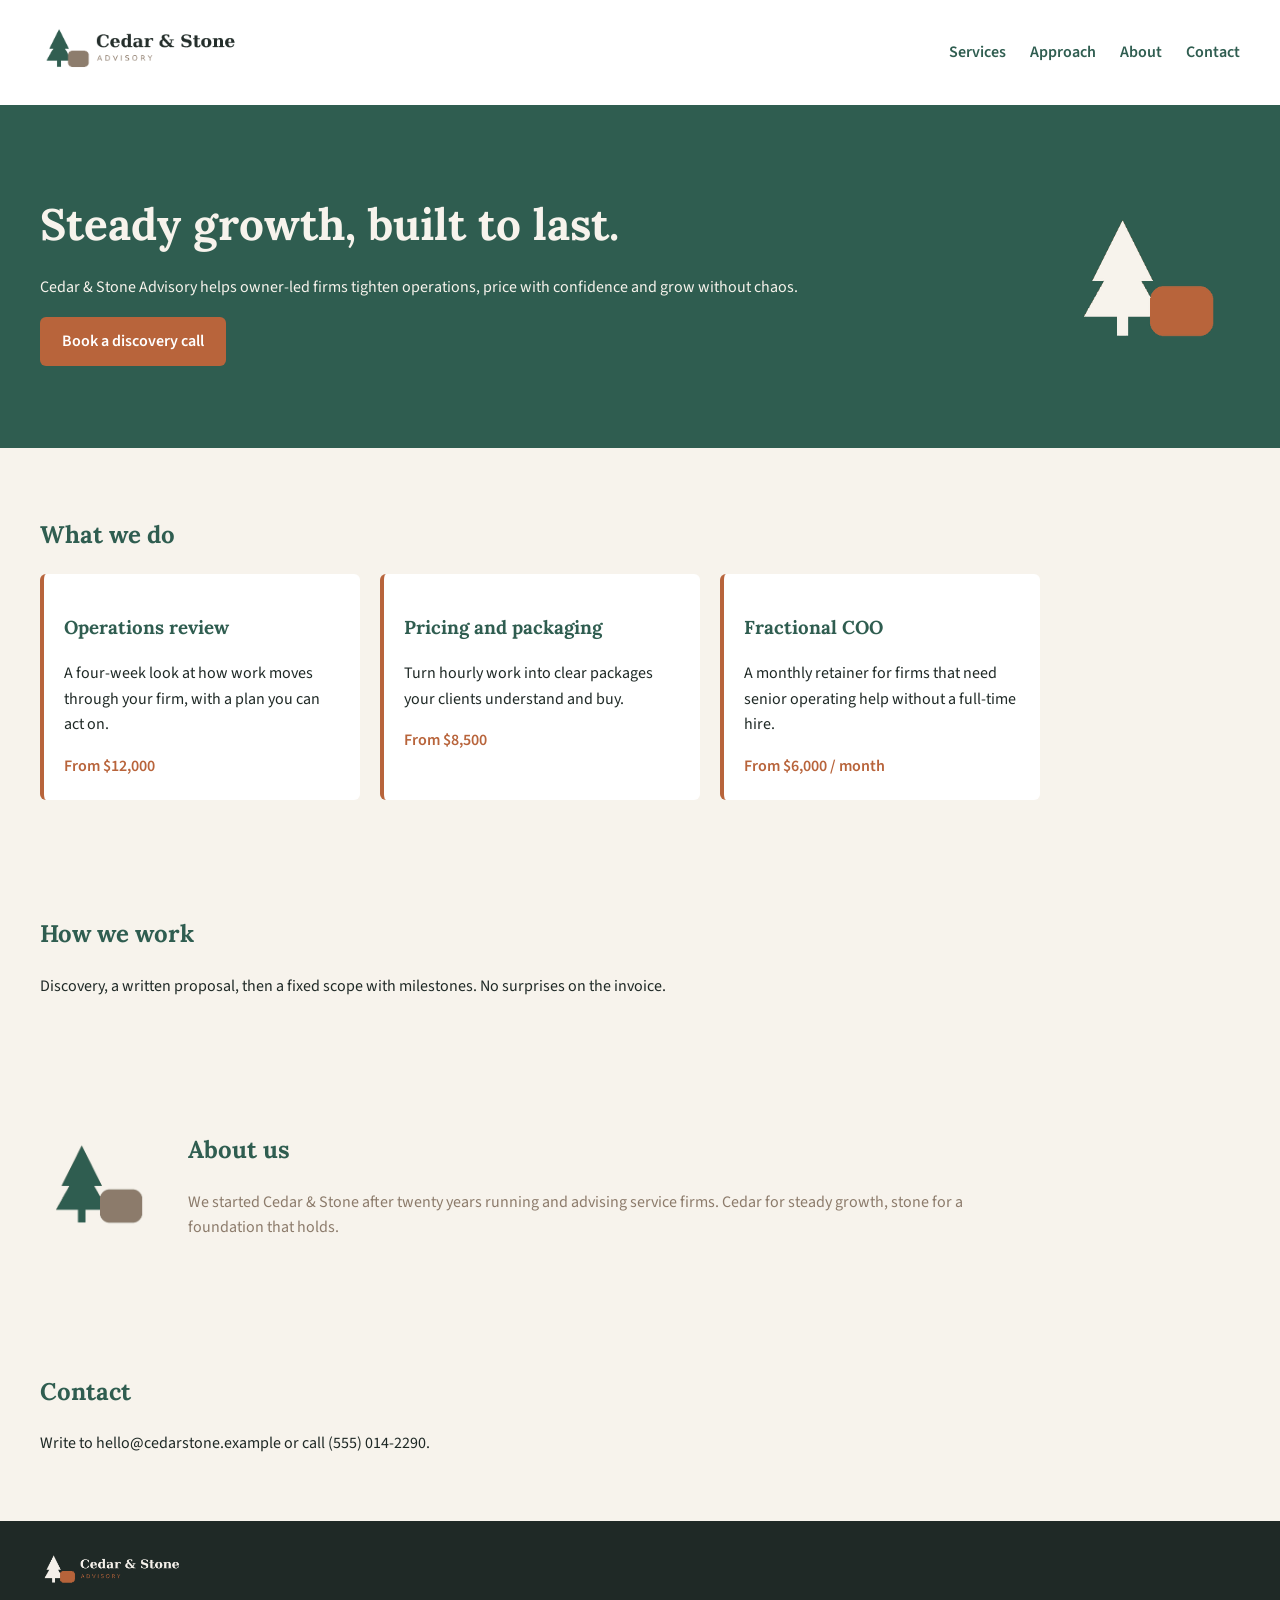
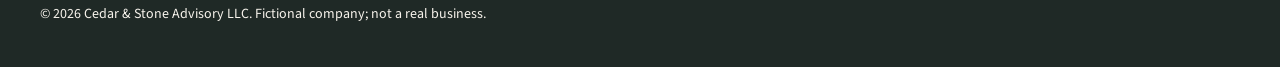
<file: index.html>
<!doctype html><html lang="en"><head><title>Cedar &amp; Stone Advisory | Operations and growth advisory</title><meta name="description" content="Cedar &amp; Stone Advisory helps owner-led firms tighten operations, price with confidence and grow without chaos."><meta charset="utf-8"><meta name="viewport" content="width=device-width,initial-scale=1"><meta name="theme-color" content="#2F5D50"><link rel="icon" type="image/png" sizes="64x64" href="assets/img/favicon.png"><link rel="apple-touch-icon" sizes="180x180" href="apple-touch-icon.png"><link rel="preconnect" href="https://fonts.googleapis.com"><link rel="stylesheet" href="https://fonts.googleapis.com/css2?family=Lora:wght@600;700&family=Source+Sans+3:wght@400;600&display=swap"><link rel="stylesheet" href="styles.css"></head><body>
<header><a href="./"><img class="logo" id="site-logo" src="assets/img/logo.png" alt="Cedar &amp; Stone Advisory logo"></a><nav><a href="#services">Services</a><a href="#approach">Approach</a><a href="#about">About</a><a href="#contact">Contact</a></nav></header>
<div class="hero"><div class="hero-text"><h1>Steady growth, built to last.</h1><p>Cedar &amp; Stone Advisory helps owner-led firms tighten operations, price with confidence and grow without chaos.</p><a class="btn" href="#contact">Book a discovery call</a></div><img class="hero-mark" src="assets/img/mark-white.png" alt=""></div>
<section id="services"><h2>What we do</h2><div class="cards">
<div class="card"><h3>Operations review</h3><p>A four-week look at how work moves through your firm, with a plan you can act on.</p><span class="tag">From $12,000</span></div>
<div class="card"><h3>Pricing and packaging</h3><p>Turn hourly work into clear packages your clients understand and buy.</p><span class="tag">From $8,500</span></div>
<div class="card"><h3>Fractional COO</h3><p>A monthly retainer for firms that need senior operating help without a full-time hire.</p><span class="tag">From $6,000 / month</span></div>
</div></section>
<section id="approach"><h2>How we work</h2><p>Discovery, a written proposal, then a fixed scope with milestones. No surprises on the invoice.</p></section>
<section id="about" class="about"><img src="assets/img/mark.png" alt=""><div><h2>About us</h2><p>We started Cedar &amp; Stone after twenty years running and advising service firms. Cedar for steady growth, stone for a foundation that holds.</p></div></section>
<section id="contact"><h2>Contact</h2><p>Write to hello@cedarstone.example or call (555) 014-2290.</p></section>
<footer><img class="footer-logo" src="assets/img/logo-white.png" alt="Cedar &amp; Stone Advisory"><p>&copy; 2026 Cedar &amp; Stone Advisory LLC. Fictional company; not a real business.</p></footer>
</body></html>
</file>
<file: styles.css>
body{margin:0;font-family:"Source Sans 3",Arial,sans-serif;color:#1F2926;background:#F7F3EC;line-height:1.6}
h1,h2,h3{font-family:"Lora",Georgia,serif;color:#2F5D50}
header{display:flex;align-items:center;justify-content:space-between;padding:20px 40px;background:#FFFFFF;border-bottom:3px solid #2F5D50}
header img.logo{height:56px}
nav a{color:#2F5D50;margin-left:24px;text-decoration:none;font-weight:600}
.hero{padding:80px 40px;background:#2F5D50;color:#F7F3EC}
.hero h1{color:#F7F3EC;font-size:44px;margin:0 0 12px}
.btn{display:inline-block;background:#B8643B;color:#FFFFFF;padding:12px 22px;border-radius:6px;text-decoration:none;font-weight:600}
.btn:hover{background:#B8643B}
section{padding:48px 40px;max-width:1000px}
.cards{display:grid;grid-template-columns:repeat(auto-fit,minmax(240px,1fr));gap:20px}
.card{background:#FFFFFF;border-left:4px solid #B8643B;padding:20px;border-radius:6px}
.tag{color:#B8643B;font-weight:600}
footer{padding:28px 40px;background:#1F2926;color:#F7F3EC;font-size:14px}
footer a{color:#F7F3EC}
.hero{display:flex;align-items:center;justify-content:space-between;gap:40px}
.hero-mark{width:180px;height:180px;flex:none}
.about{display:flex;gap:28px;align-items:center}
.about img{width:120px;height:120px;flex:none}
.about p{color:#8C7B6B}
.footer-logo{height:40px;display:block;margin-bottom:10px}
@media (max-width:700px){.hero{flex-direction:column;align-items:flex-start}.hero-mark{width:120px;height:120px}.about{flex-direction:column;align-items:flex-start}}
</file>
